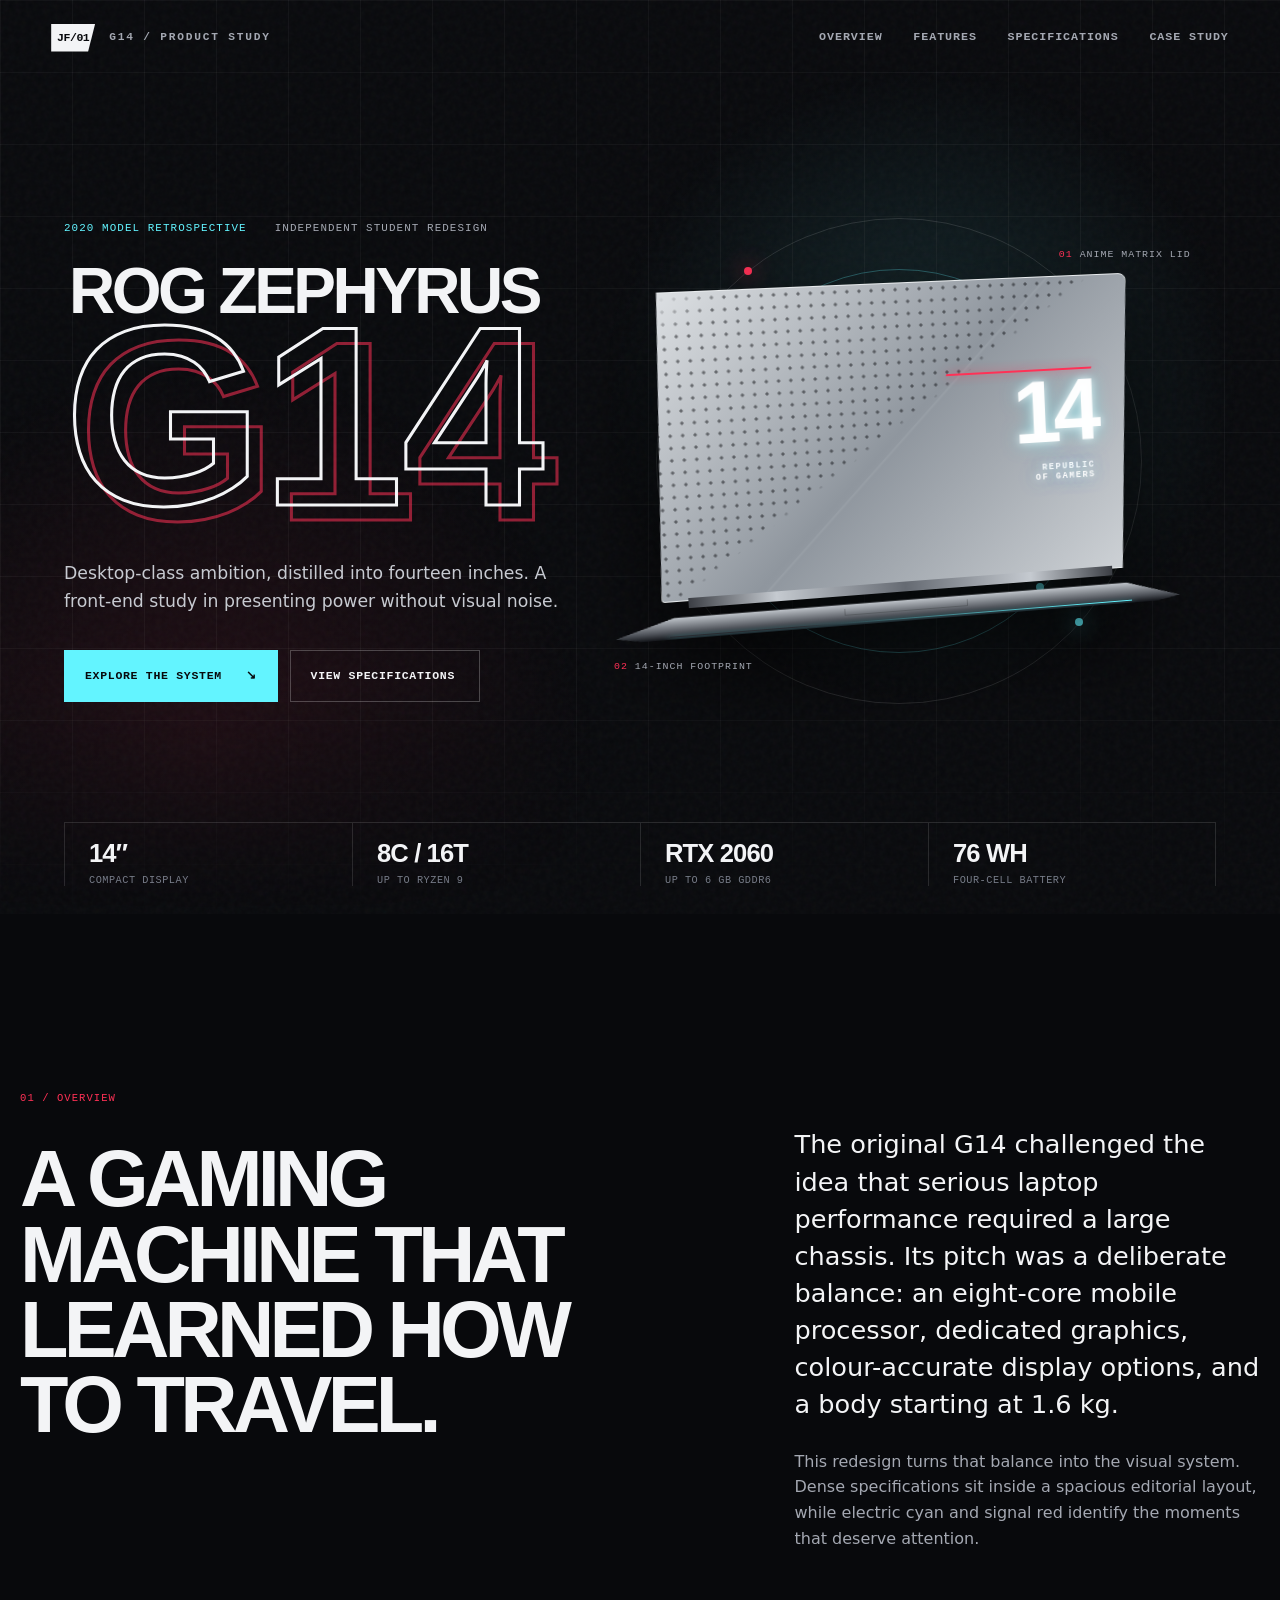
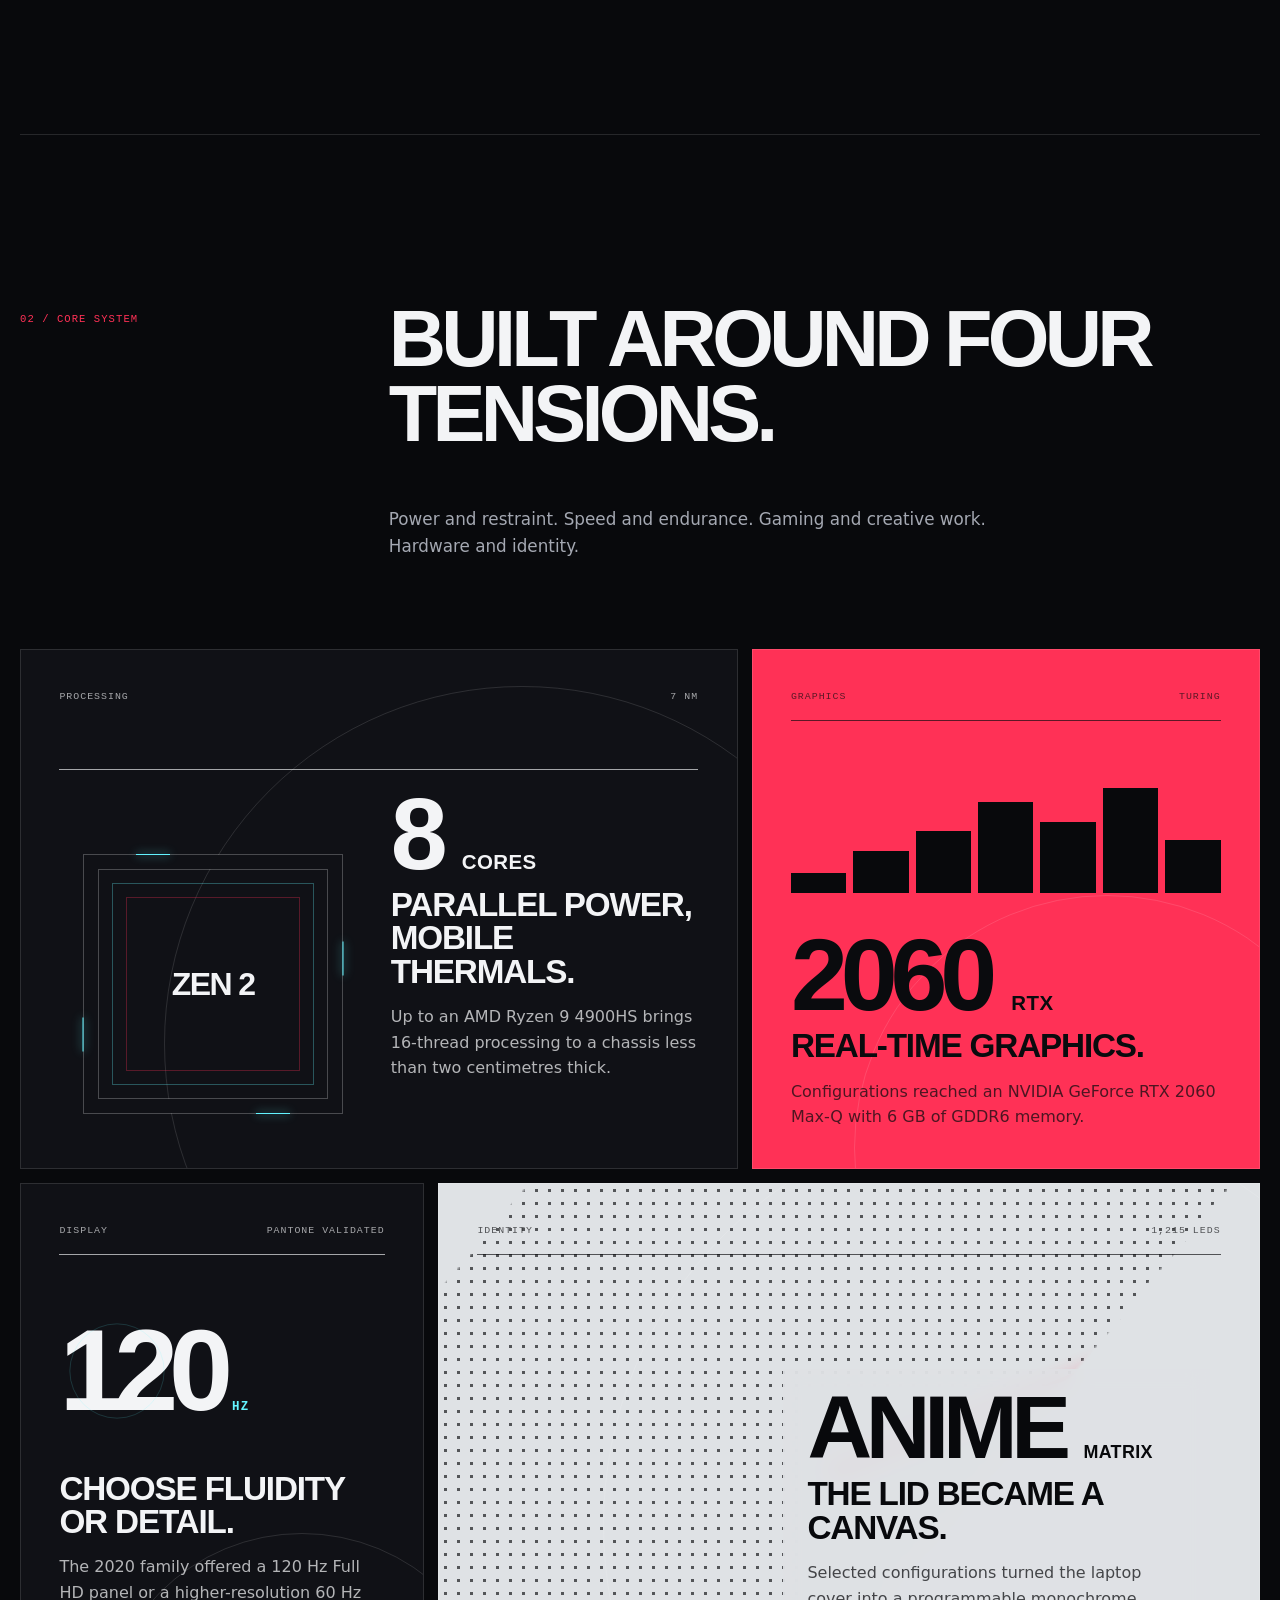
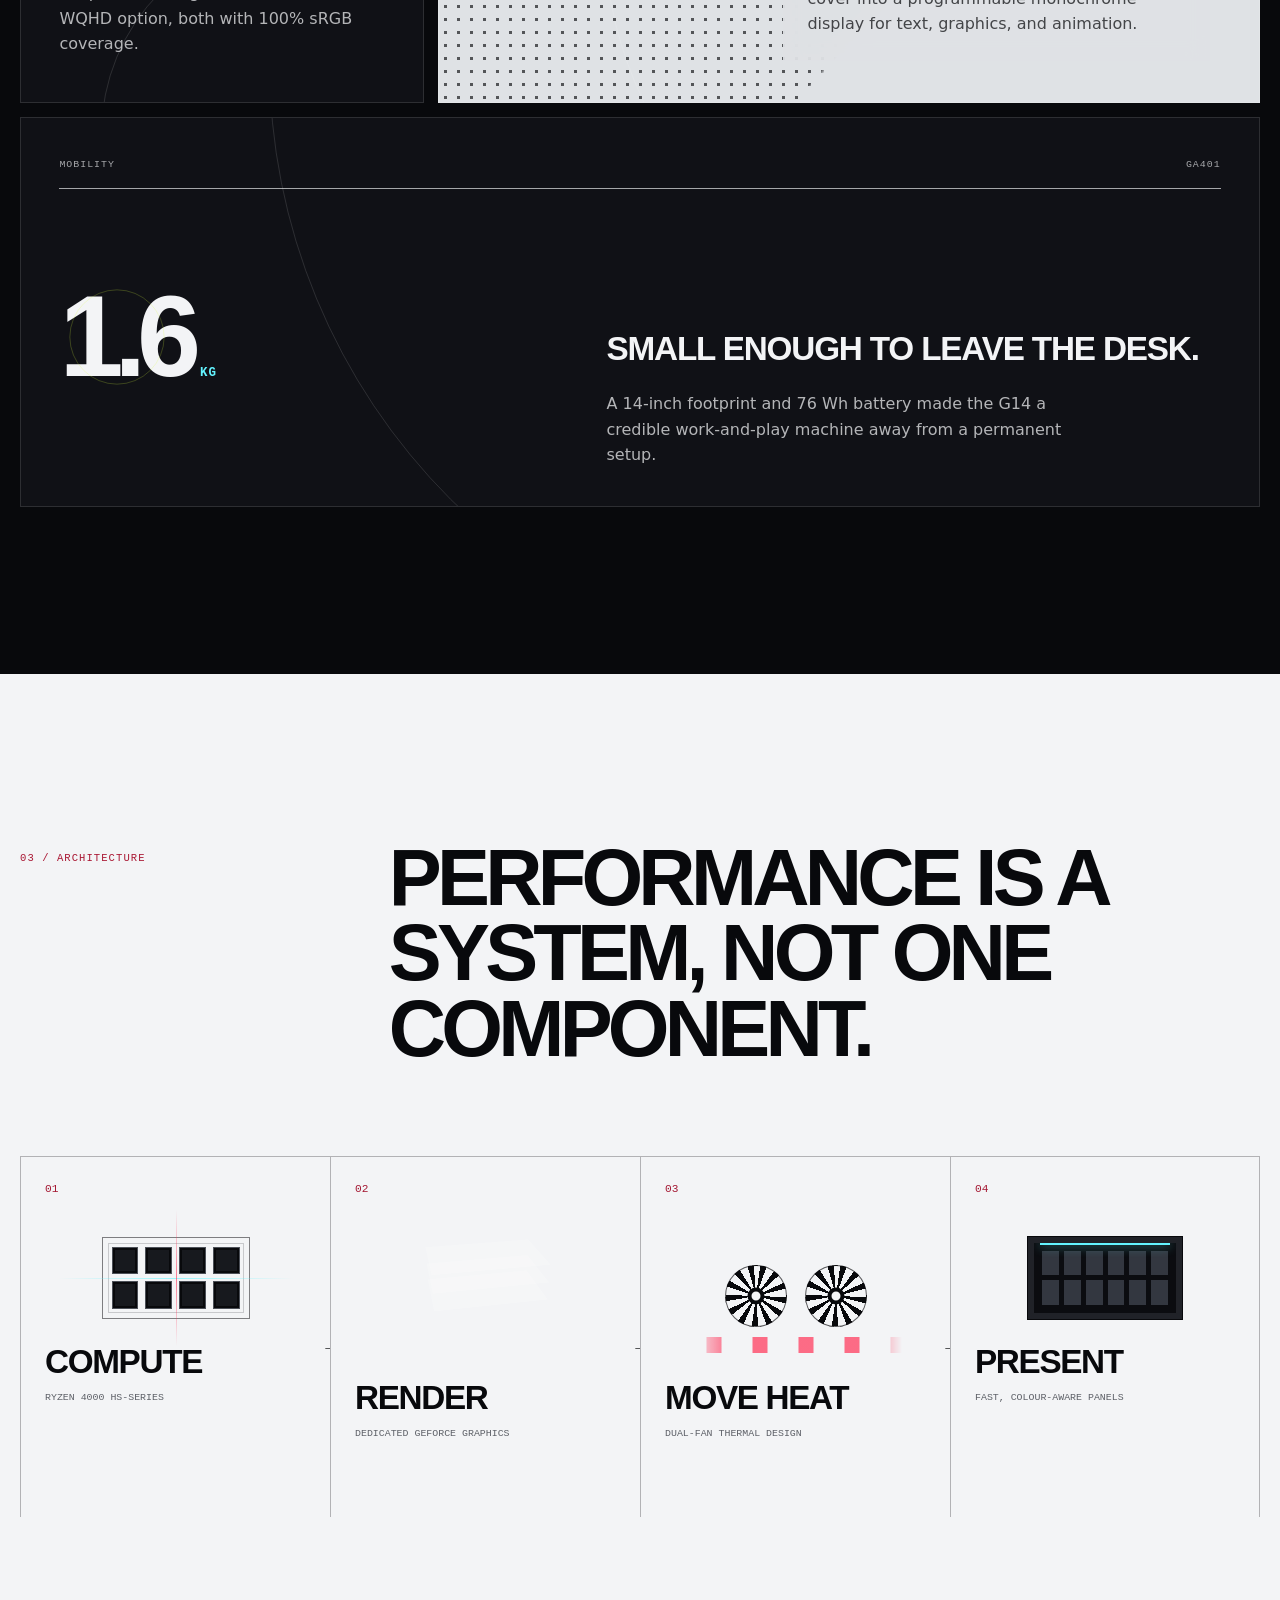
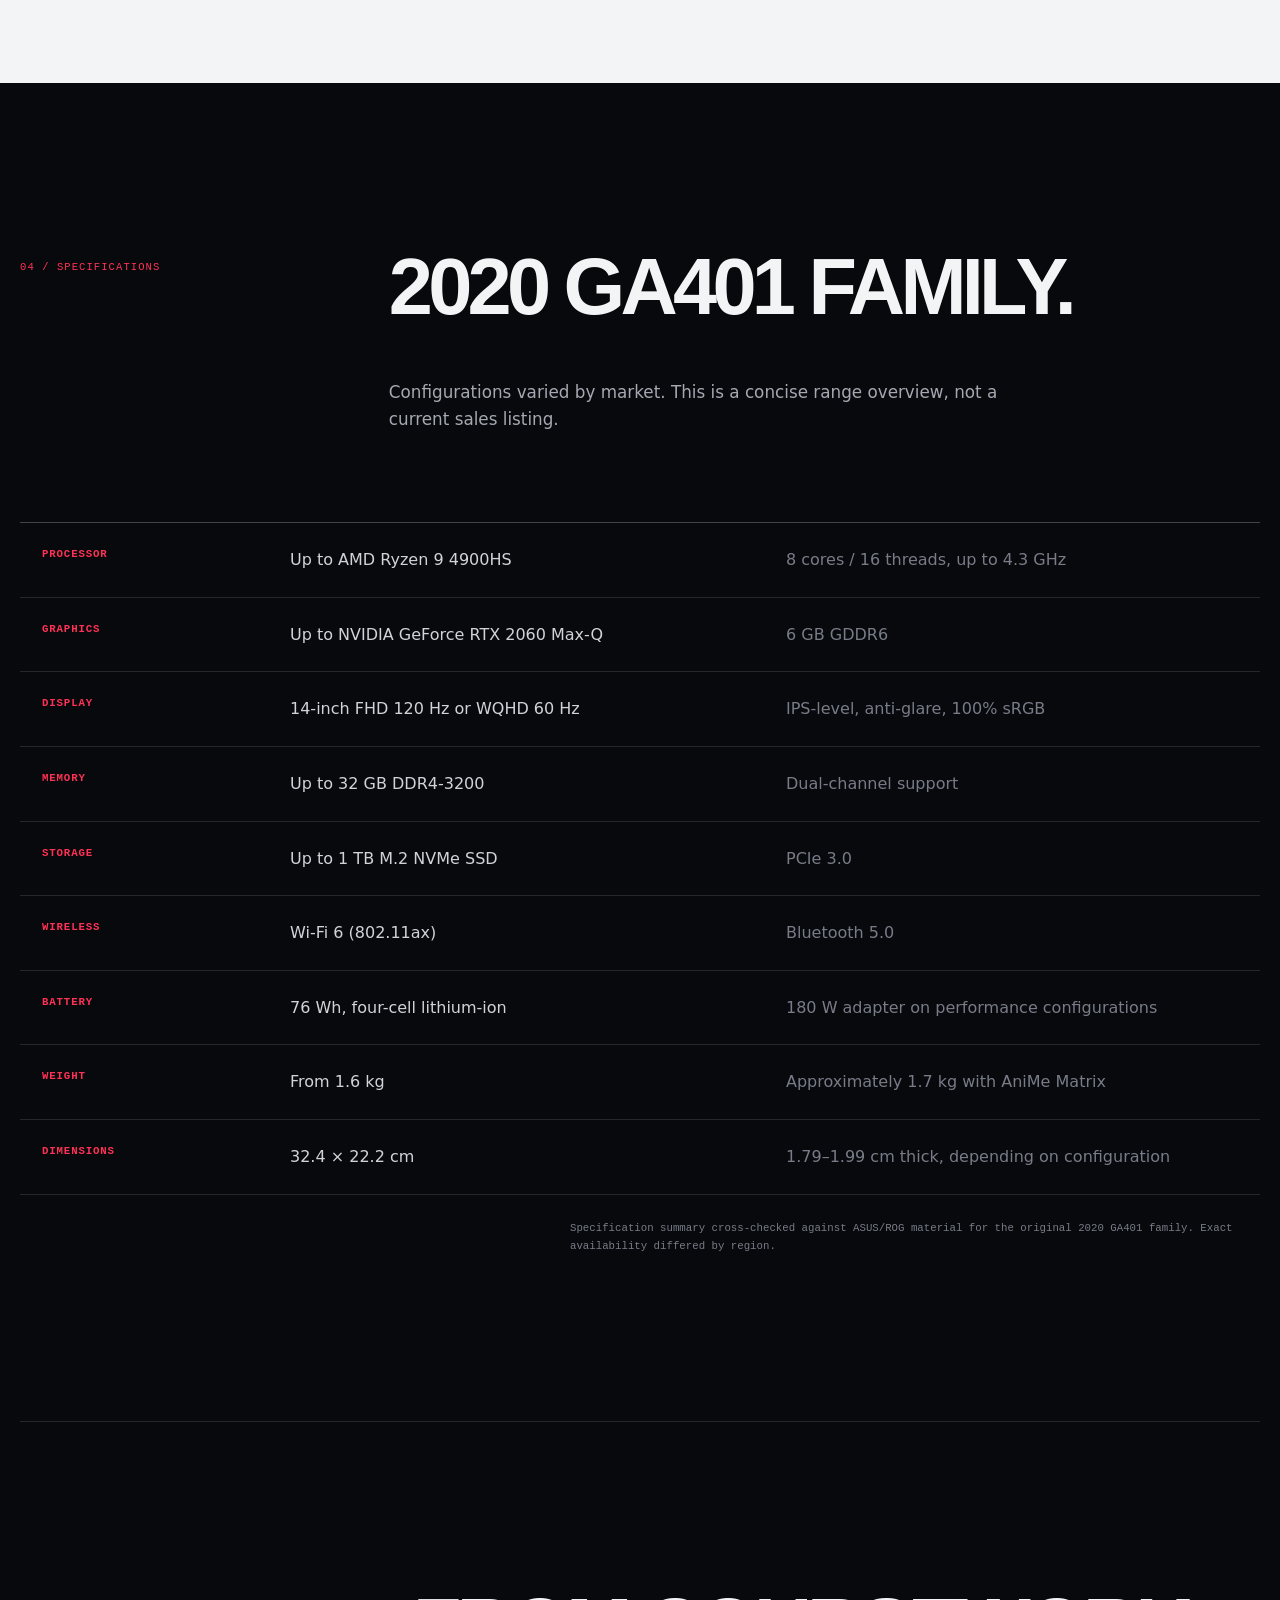
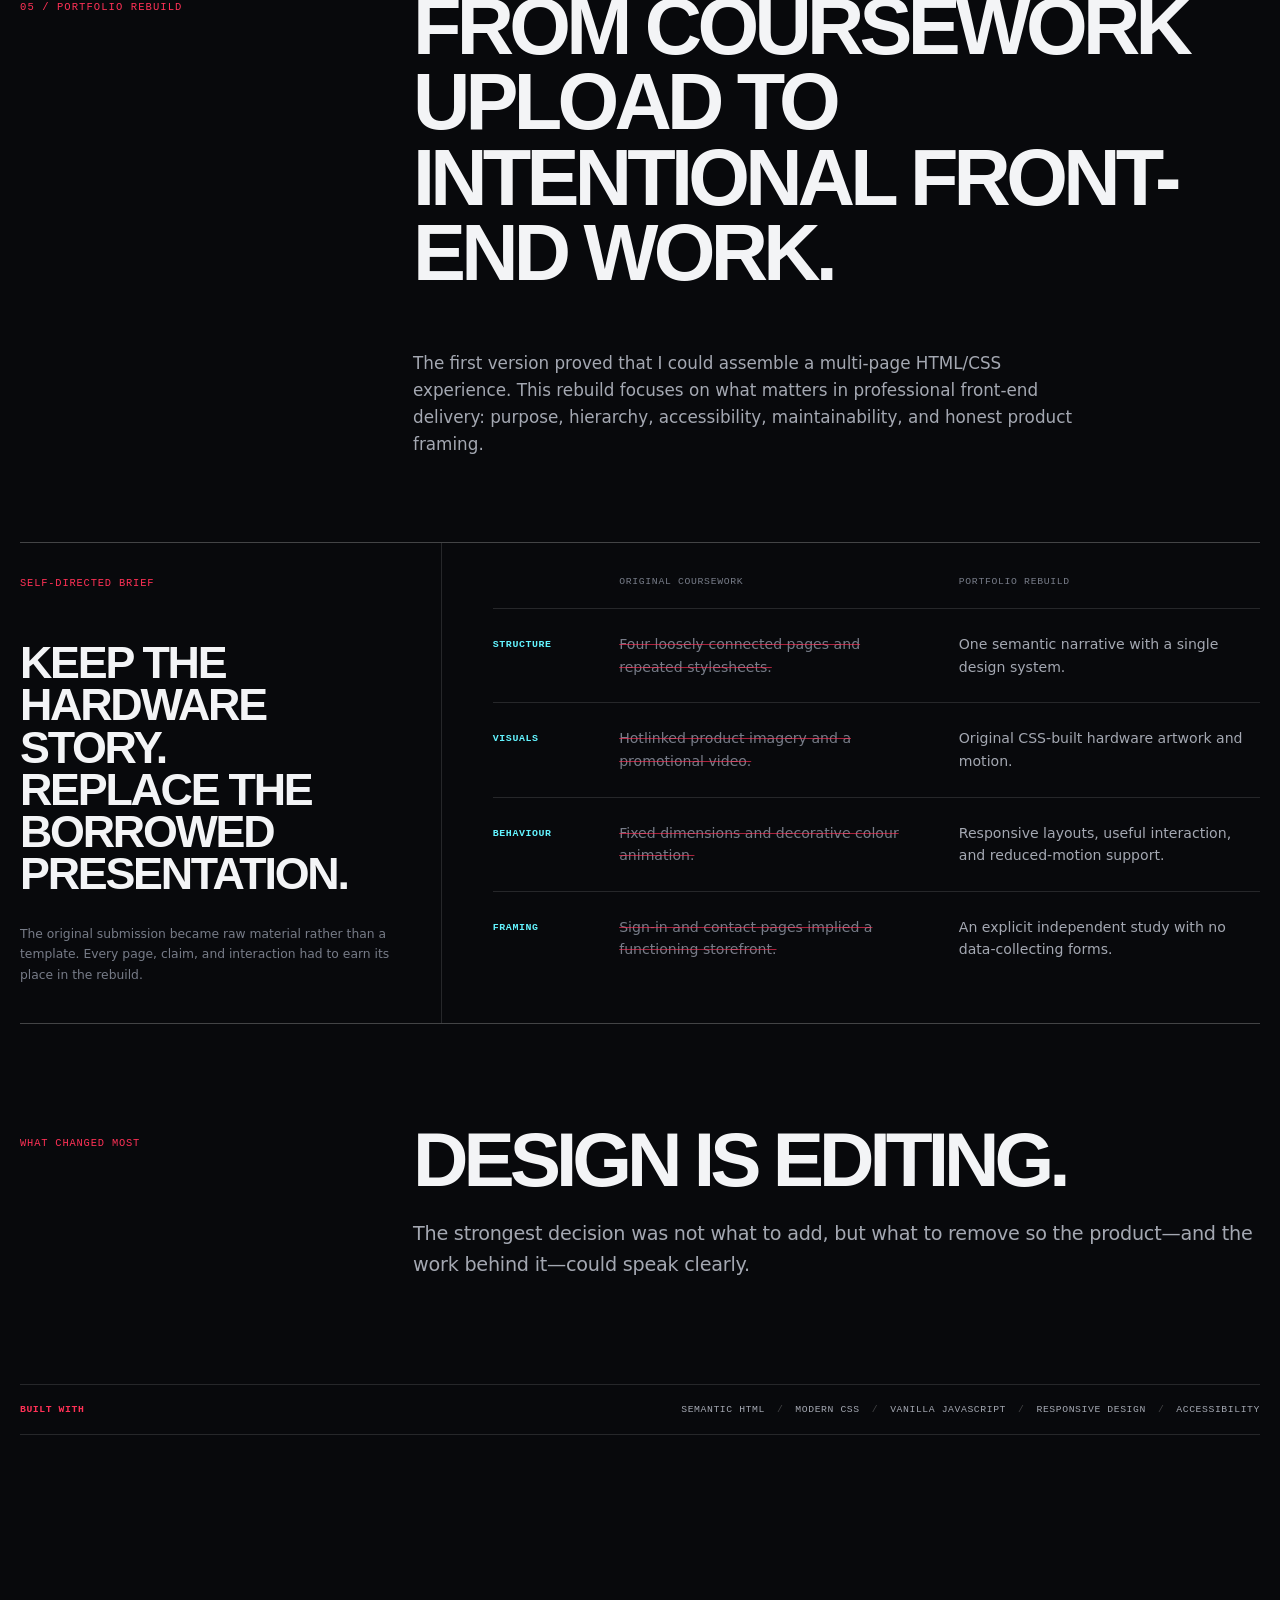
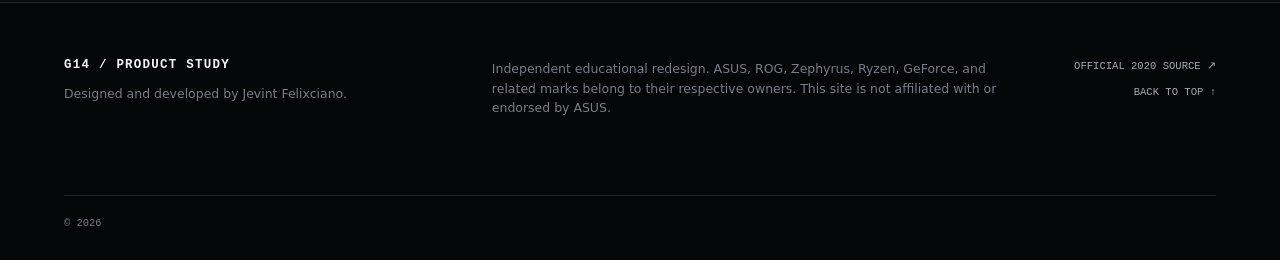
<file: index.html>
<!doctype html>
<html lang="en">
<head>
  <meta charset="utf-8">
  <meta name="viewport" content="width=device-width, initial-scale=1">
  <meta name="description" content="An independent front-end product study of the 2020 ROG Zephyrus G14, designed and developed by Jevint Felixciano.">
  <meta name="theme-color" content="#08090c">
  <title>Zephyrus G14 — 2020 Product Study</title>
  <link rel="stylesheet" href="styles.css">
  <script src="script.js" defer></script>
</head>
<body>
  <a class="skip-link" href="#main-content">Skip to content</a>
  <div class="scroll-progress" aria-hidden="true"><span></span></div>

  <header class="site-header" data-header>
    <a class="brand" href="#top" aria-label="Zephyrus G14 product study home">
      <span class="brand__mark" aria-hidden="true">JF/01</span>
      <span class="brand__name">G14 / PRODUCT STUDY</span>
    </a>

    <button class="menu-toggle" type="button" aria-expanded="false" aria-controls="primary-navigation">
      <span class="sr-only">Toggle navigation</span>
      <span aria-hidden="true"></span>
      <span aria-hidden="true"></span>
    </button>

    <nav id="primary-navigation" class="primary-nav" aria-label="Primary navigation">
      <a href="#overview">Overview</a>
      <a href="#features">Features</a>
      <a href="#specifications">Specifications</a>
      <a href="#case-study">Case study</a>
    </nav>
  </header>

  <main id="main-content">
    <section id="top" class="hero" aria-labelledby="hero-title">
      <div class="hero__noise" aria-hidden="true"></div>
      <div class="hero__grid" aria-hidden="true"></div>

      <div class="hero__content reveal">
        <p class="eyebrow"><span>2020 model retrospective</span><span>Independent student redesign</span></p>
        <h1 id="hero-title">
          <span class="hero__kicker">ROG Zephyrus</span>
          <span class="hero__title">G14</span>
        </h1>
        <p class="hero__lede">Desktop-class ambition, distilled into fourteen inches. A front-end study in presenting power without visual noise.</p>
        <div class="hero__actions">
          <a class="button button--primary" href="#features">Explore the system <span aria-hidden="true">↘</span></a>
          <a class="button button--ghost" href="#specifications">View specifications</a>
        </div>
      </div>

      <div class="hero__visual reveal" data-device-scene>
        <div class="orbit orbit--one" aria-hidden="true"></div>
        <div class="orbit orbit--two" aria-hidden="true"></div>
        <div class="device" role="img" aria-label="Abstract illustration of an open Zephyrus G14 laptop with an illuminated dot-matrix lid">
          <div class="device__lid">
            <div class="matrix" aria-hidden="true">
              <span class="matrix__slash"></span>
              <strong>14</strong>
              <small>REPUBLIC<br>OF GAMERS</small>
            </div>
          </div>
          <div class="device__hinge" aria-hidden="true"></div>
          <div class="device__base" aria-hidden="true"><span></span></div>
        </div>
        <p class="visual-note visual-note--top"><span>01</span> AniMe Matrix lid</p>
        <p class="visual-note visual-note--bottom"><span>02</span> 14-inch footprint</p>
      </div>

      <dl class="hero__metrics reveal" aria-label="Product highlights">
        <div><dt>14″</dt><dd>compact display</dd></div>
        <div><dt>8C / 16T</dt><dd>up to Ryzen 9</dd></div>
        <div><dt>RTX 2060</dt><dd>up to 6 GB GDDR6</dd></div>
        <div><dt>76 Wh</dt><dd>four-cell battery</dd></div>
      </dl>
    </section>

    <section id="overview" class="section overview" aria-labelledby="overview-title">
      <div class="section-heading reveal">
        <p class="section-index">01 / Overview</p>
        <h2 id="overview-title">A gaming machine that learned how to travel.</h2>
      </div>
      <div class="overview__copy reveal">
        <p class="lead">The original G14 challenged the idea that serious laptop performance required a large chassis. Its pitch was a deliberate balance: an eight-core mobile processor, dedicated graphics, colour-accurate display options, and a body starting at 1.6 kg.</p>
        <p>This redesign turns that balance into the visual system. Dense specifications sit inside a spacious editorial layout, while electric cyan and signal red identify the moments that deserve attention.</p>
      </div>
    </section>

    <section id="features" class="section features" aria-labelledby="features-title">
      <div class="section-heading reveal">
        <p class="section-index">02 / Core system</p>
        <h2 id="features-title">Built around four tensions.</h2>
        <p>Power and restraint. Speed and endurance. Gaming and creative work. Hardware and identity.</p>
      </div>

      <div class="feature-grid">
        <article class="feature-card feature-card--performance reveal">
          <div class="feature-card__topline"><span>Processing</span><span>7 nm</span></div>
          <div class="processor-visual" aria-hidden="true">
            <span>ZEN 2</span>
            <i></i><i></i><i></i><i></i>
          </div>
          <div>
            <p class="feature-card__number">8 <small>cores</small></p>
            <h3>Parallel power, mobile thermals.</h3>
            <p>Up to an AMD Ryzen 9 4900HS brings 16-thread processing to a chassis less than two centimetres thick.</p>
          </div>
        </article>

        <article class="feature-card feature-card--graphics reveal">
          <div class="feature-card__topline"><span>Graphics</span><span>Turing</span></div>
          <div class="signal-bars" aria-hidden="true"><i></i><i></i><i></i><i></i><i></i><i></i><i></i></div>
          <p class="feature-card__number">2060 <small>RTX</small></p>
          <h3>Real-time graphics.</h3>
          <p>Configurations reached an NVIDIA GeForce RTX 2060 Max-Q with 6 GB of GDDR6 memory.</p>
        </article>

        <article class="feature-card feature-card--display reveal">
          <div class="feature-card__topline"><span>Display</span><span>Pantone validated</span></div>
          <div class="refresh-visual" aria-hidden="true"><span>120</span><small>HZ</small></div>
          <h3>Choose fluidity or detail.</h3>
          <p>The 2020 family offered a 120 Hz Full HD panel or a higher-resolution 60 Hz WQHD option, both with 100% sRGB coverage.</p>
        </article>

        <article class="feature-card feature-card--matrix reveal">
          <div class="feature-card__topline"><span>Identity</span><span>1,215 LEDs</span></div>
          <div class="dot-field" aria-hidden="true"></div>
          <div class="feature-card__matrix-copy">
            <p class="feature-card__number">AniMe <small>Matrix</small></p>
            <h3>The lid became a canvas.</h3>
            <p>Selected configurations turned the laptop cover into a programmable monochrome display for text, graphics, and animation.</p>
          </div>
        </article>

        <article class="feature-card feature-card--mobility reveal">
          <div class="feature-card__topline"><span>Mobility</span><span>GA401</span></div>
          <div class="weight-visual" aria-hidden="true"><span>1.6</span><small>KG</small></div>
          <h3>Small enough to leave the desk.</h3>
          <p>A 14-inch footprint and 76 Wh battery made the G14 a credible work-and-play machine away from a permanent setup.</p>
        </article>
      </div>
    </section>

    <section class="section architecture" aria-labelledby="architecture-title">
      <div class="section-heading reveal">
        <p class="section-index">03 / Architecture</p>
        <h2 id="architecture-title">Performance is a system, not one component.</h2>
      </div>

      <ol class="system-flow reveal">
        <li>
          <span>01</span>
          <div class="system-visual system-visual--compute" aria-hidden="true">
            <i></i><i></i><i></i><i></i><i></i><i></i><i></i><i></i>
          </div>
          <strong>Compute</strong>
          <small>Ryzen 4000 HS-series</small>
        </li>
        <li>
          <span>02</span>
          <div class="system-visual system-visual--render" aria-hidden="true">
            <i></i><i></i><i></i><b></b>
          </div>
          <strong>Render</strong>
          <small>Dedicated GeForce graphics</small>
        </li>
        <li>
          <span>03</span>
          <div class="system-visual system-visual--thermal" aria-hidden="true">
            <i></i><i></i><b></b>
          </div>
          <strong>Move heat</strong>
          <small>Dual-fan thermal design</small>
        </li>
        <li>
          <span>04</span>
          <div class="system-visual system-visual--display" aria-hidden="true">
            <i></i><i></i><i></i><i></i><i></i><i></i>
            <i></i><i></i><i></i><i></i><i></i><i></i>
          </div>
          <strong>Present</strong>
          <small>Fast, colour-aware panels</small>
        </li>
      </ol>
    </section>

    <section id="specifications" class="section specifications" aria-labelledby="specifications-title">
      <div class="section-heading reveal">
        <p class="section-index">04 / Specifications</p>
        <h2 id="specifications-title">2020 GA401 family.</h2>
        <p>Configurations varied by market. This is a concise range overview, not a current sales listing.</p>
      </div>

      <div class="spec-table-wrap reveal" tabindex="0" role="region" aria-label="Scrollable product specification table">
        <table>
          <tbody>
            <tr><th scope="row">Processor</th><td>Up to AMD Ryzen 9 4900HS</td><td>8 cores / 16 threads, up to 4.3 GHz</td></tr>
            <tr><th scope="row">Graphics</th><td>Up to NVIDIA GeForce RTX 2060 Max-Q</td><td>6 GB GDDR6</td></tr>
            <tr><th scope="row">Display</th><td>14-inch FHD 120 Hz or WQHD 60 Hz</td><td>IPS-level, anti-glare, 100% sRGB</td></tr>
            <tr><th scope="row">Memory</th><td>Up to 32 GB DDR4-3200</td><td>Dual-channel support</td></tr>
            <tr><th scope="row">Storage</th><td>Up to 1 TB M.2 NVMe SSD</td><td>PCIe 3.0</td></tr>
            <tr><th scope="row">Wireless</th><td>Wi-Fi 6 (802.11ax)</td><td>Bluetooth 5.0</td></tr>
            <tr><th scope="row">Battery</th><td>76 Wh, four-cell lithium-ion</td><td>180 W adapter on performance configurations</td></tr>
            <tr><th scope="row">Weight</th><td>From 1.6 kg</td><td>Approximately 1.7 kg with AniMe Matrix</td></tr>
            <tr><th scope="row">Dimensions</th><td>32.4 × 22.2 cm</td><td>1.79–1.99 cm thick, depending on configuration</td></tr>
          </tbody>
        </table>
      </div>
      <p class="source-note reveal">Specification summary cross-checked against ASUS/ROG material for the original 2020 GA401 family. Exact availability differed by region.</p>
    </section>

    <section id="case-study" class="section case-study" aria-labelledby="case-study-title">
      <div class="case-study__intro reveal">
        <p class="section-index">05 / Portfolio rebuild</p>
        <h2 id="case-study-title">From coursework upload to intentional front-end work.</h2>
        <p>The first version proved that I could assemble a multi-page HTML/CSS experience. This rebuild focuses on what matters in professional front-end delivery: purpose, hierarchy, accessibility, maintainability, and honest product framing.</p>
      </div>

      <div class="case-study__record">
        <aside class="case-study__brief reveal">
          <span>Self-directed brief</span>
          <p>Keep the hardware story.<br>Replace the borrowed presentation.</p>
          <small>The original submission became raw material rather than a template. Every page, claim, and interaction had to earn its place in the rebuild.</small>
        </aside>

        <div class="case-study__ledger reveal" role="group" aria-label="Original coursework compared with the portfolio rebuild">
          <div class="case-study__ledger-head" aria-hidden="true">
            <span>Original coursework</span>
            <span>Portfolio rebuild</span>
          </div>
          <div class="case-study__row">
            <strong>Structure</strong>
            <p><small>Original</small>Four loosely connected pages and repeated stylesheets.</p>
            <p><small>Rebuild</small>One semantic narrative with a single design system.</p>
          </div>
          <div class="case-study__row">
            <strong>Visuals</strong>
            <p><small>Original</small>Hotlinked product imagery and a promotional video.</p>
            <p><small>Rebuild</small>Original CSS-built hardware artwork and motion.</p>
          </div>
          <div class="case-study__row">
            <strong>Behaviour</strong>
            <p><small>Original</small>Fixed dimensions and decorative colour animation.</p>
            <p><small>Rebuild</small>Responsive layouts, useful interaction, and reduced-motion support.</p>
          </div>
          <div class="case-study__row">
            <strong>Framing</strong>
            <p><small>Original</small>Sign-in and contact pages implied a functioning storefront.</p>
            <p><small>Rebuild</small>An explicit independent study with no data-collecting forms.</p>
          </div>
        </div>
      </div>

      <div class="case-study__closing reveal">
        <p>What changed most</p>
        <p><strong>Design is editing.</strong> The strongest decision was not what to add, but what to remove so the product—and the work behind it—could speak clearly.</p>
      </div>

      <div class="case-study__stack reveal" role="list" aria-label="Technology used">
        <b>Built with</b><span role="listitem">Semantic HTML</span><span role="listitem">Modern CSS</span><span role="listitem">Vanilla JavaScript</span><span role="listitem">Responsive design</span><span role="listitem">Accessibility</span>
      </div>
    </section>
  </main>

  <footer class="site-footer">
    <div>
      <p class="site-footer__title">G14 / PRODUCT STUDY</p>
      <p>Designed and developed by Jevint Felixciano.</p>
    </div>
    <p class="site-footer__legal">Independent educational redesign. ASUS, ROG, Zephyrus, Ryzen, GeForce, and related marks belong to their respective owners. This site is not affiliated with or endorsed by ASUS.</p>
    <div class="site-footer__links">
      <a href="https://rog.asus.com/articles/hands-on/hands-on-the-14-rog-zephyrus-g14-games-as-well-as-it-travels/" rel="noreferrer">Official 2020 source <span aria-hidden="true">↗</span></a>
      <a href="#top">Back to top <span aria-hidden="true">↑</span></a>
    </div>
    <p class="site-footer__year">© <span data-year>2026</span></p>
  </footer>
</body>
</html>
</file>
<file: styles.css>
:root {
  --ink: #f3f4f6;
  --muted: #a4a8b2;
  --dim: #777c88;
  --canvas: #08090c;
  --surface: #101116;
  --surface-2: #15171d;
  --line: rgba(255, 255, 255, 0.12);
  --line-strong: rgba(255, 255, 255, 0.24);
  --red: #ff3156;
  --cyan: #63f4ff;
  --acid: #d8ff3e;
  --max-width: 1240px;
  --header-height: 76px;
  --display: "Arial Narrow", "Roboto Condensed", "Helvetica Neue", Arial, sans-serif;
  --body: Inter, ui-sans-serif, system-ui, -apple-system, BlinkMacSystemFont, "Segoe UI", sans-serif;
  --mono: "SFMono-Regular", Consolas, "Liberation Mono", monospace;
}

*,
*::before,
*::after {
  box-sizing: border-box;
}

html {
  scroll-behavior: smooth;
  scroll-padding-top: calc(var(--header-height) + 24px);
}

body {
  min-width: 320px;
  margin: 0;
  color: var(--ink);
  background: var(--canvas);
  font-family: var(--body);
  line-height: 1.6;
  overflow-x: hidden;
}

body::selection {
  color: #050608;
  background: var(--cyan);
}

a {
  color: inherit;
}

button,
a {
  -webkit-tap-highlight-color: transparent;
}

button {
  font: inherit;
}

.sr-only {
  position: absolute;
  width: 1px;
  height: 1px;
  padding: 0;
  margin: -1px;
  overflow: hidden;
  clip: rect(0, 0, 0, 0);
  white-space: nowrap;
  border: 0;
}

.skip-link {
  position: fixed;
  top: 12px;
  left: 12px;
  z-index: 1000;
  padding: 10px 14px;
  color: #07080b;
  background: var(--cyan);
  font-weight: 800;
  transform: translateY(-160%);
}

.skip-link:focus {
  transform: translateY(0);
}

:focus-visible {
  outline: 2px solid var(--cyan);
  outline-offset: 4px;
}

.scroll-progress {
  position: fixed;
  inset: 0 0 auto;
  z-index: 200;
  height: 2px;
  pointer-events: none;
}

.scroll-progress span {
  display: block;
  width: 100%;
  height: 100%;
  background: linear-gradient(90deg, var(--red), var(--cyan));
  transform: scaleX(0);
  transform-origin: left;
}

.site-header {
  position: fixed;
  inset: 0 0 auto;
  z-index: 100;
  display: flex;
  align-items: center;
  justify-content: space-between;
  height: var(--header-height);
  padding: 0 clamp(20px, 4vw, 64px);
  border-bottom: 1px solid transparent;
  transition: background-color 180ms ease, border-color 180ms ease, backdrop-filter 180ms ease;
}

.site-header.is-scrolled {
  background: rgba(8, 9, 12, 0.82);
  border-color: var(--line);
  backdrop-filter: blur(18px);
}

.brand {
  display: inline-flex;
  align-items: center;
  gap: 14px;
  text-decoration: none;
}

.brand__mark {
  display: grid;
  place-items: center;
  width: 44px;
  height: 28px;
  color: #08090c;
  background: var(--ink);
  font: 800 0.72rem/1 var(--mono);
  letter-spacing: -0.04em;
  clip-path: polygon(0 0, 100% 0, 84% 100%, 0 100%);
}

.brand__name {
  color: var(--muted);
  font: 700 0.7rem/1 var(--mono);
  letter-spacing: 0.16em;
}

.primary-nav {
  display: flex;
  align-items: center;
  gap: clamp(18px, 2.4vw, 38px);
}

.primary-nav a {
  position: relative;
  color: var(--muted);
  font: 700 0.73rem/1 var(--mono);
  letter-spacing: 0.08em;
  text-decoration: none;
  text-transform: uppercase;
  transition: color 150ms ease;
}

.primary-nav a::after {
  content: "";
  position: absolute;
  right: 0;
  bottom: -8px;
  left: 0;
  height: 1px;
  background: var(--cyan);
  transform: scaleX(0);
  transform-origin: right;
  transition: transform 180ms ease;
}

.primary-nav a:hover,
.primary-nav a[aria-current="true"] {
  color: var(--ink);
}

.primary-nav a:hover::after,
.primary-nav a[aria-current="true"]::after {
  transform: scaleX(1);
  transform-origin: left;
}

.menu-toggle {
  display: none;
  width: 44px;
  height: 44px;
  padding: 11px 8px;
  color: var(--ink);
  background: transparent;
  border: 1px solid var(--line);
  cursor: pointer;
}

.menu-toggle > span:not(.sr-only) {
  display: block;
  width: 100%;
  height: 1px;
  margin: 6px 0;
  background: currentColor;
  transition: transform 180ms ease;
}

.hero {
  position: relative;
  display: grid;
  grid-template-columns: minmax(0, 0.9fr) minmax(420px, 1.1fr);
  align-items: center;
  min-height: 100svh;
  padding: calc(var(--header-height) + 70px) clamp(20px, 5vw, 80px) 138px;
  isolation: isolate;
  overflow: hidden;
}

.hero__noise {
  position: absolute;
  inset: 0;
  z-index: -1;
  opacity: 0.24;
  background-image: url("data:image/svg+xml,%3Csvg viewBox='0 0 180 180' xmlns='http://www.w3.org/2000/svg'%3E%3Cfilter id='n'%3E%3CfeTurbulence type='fractalNoise' baseFrequency='.9' numOctaves='3' stitchTiles='stitch'/%3E%3C/filter%3E%3Crect width='100%25' height='100%25' filter='url(%23n)' opacity='.16'/%3E%3C/svg%3E");
  pointer-events: none;
}

.hero__grid {
  position: absolute;
  inset: 0;
  z-index: -2;
  background-image:
    linear-gradient(rgba(255, 255, 255, 0.038) 1px, transparent 1px),
    linear-gradient(90deg, rgba(255, 255, 255, 0.038) 1px, transparent 1px),
    radial-gradient(circle at 72% 42%, rgba(99, 244, 255, 0.13), transparent 30%),
    radial-gradient(circle at 16% 82%, rgba(255, 49, 86, 0.1), transparent 30%);
  background-size: 72px 72px, 72px 72px, 100% 100%, 100% 100%;
  mask-image: linear-gradient(to bottom, #000 75%, transparent);
  animation: grid-breathe 8s ease-in-out infinite;
}

@keyframes grid-breathe {
  0%, 100% { opacity: 0.72; filter: saturate(0.85); }
  50% { opacity: 1; filter: saturate(1.25); }
}

.hero__content {
  position: relative;
  z-index: 2;
  max-width: 660px;
}

.eyebrow,
.section-index,
.feature-card__topline,
.visual-note {
  font-family: var(--mono);
  text-transform: uppercase;
  letter-spacing: 0.1em;
}

.eyebrow {
  display: flex;
  gap: 14px 28px;
  flex-wrap: wrap;
  margin: 0 0 30px;
  color: var(--muted);
  font-size: 0.68rem;
}

.eyebrow span:first-child {
  color: var(--cyan);
}

.hero h1 {
  margin: 0;
  font-family: var(--display);
  font-weight: 900;
  font-stretch: condensed;
  letter-spacing: -0.075em;
  line-height: 0.72;
  text-transform: uppercase;
}

.hero__kicker {
  display: block;
  margin-left: 0.08em;
  font-size: clamp(2.1rem, 5vw, 5rem);
  letter-spacing: -0.055em;
}

.hero__title {
  display: block;
  color: transparent;
  font-size: clamp(8rem, 20vw, 19rem);
  line-height: 0.8;
  -webkit-text-stroke: clamp(2px, 0.24vw, 4px) var(--ink);
  filter: drop-shadow(14px 15px 0 rgba(255, 49, 86, 0.55));
}

.hero__lede {
  max-width: 570px;
  margin: 42px 0 0;
  color: #c7cad1;
  font-size: clamp(1rem, 1.35vw, 1.28rem);
}

.hero__actions {
  display: flex;
  gap: 12px;
  flex-wrap: wrap;
  margin-top: 34px;
}

.button {
  display: inline-flex;
  align-items: center;
  justify-content: space-between;
  gap: 24px;
  min-width: 190px;
  min-height: 52px;
  padding: 0 20px;
  border: 1px solid var(--line-strong);
  font: 800 0.72rem/1 var(--mono);
  letter-spacing: 0.06em;
  text-decoration: none;
  text-transform: uppercase;
  transition: color 160ms ease, background-color 160ms ease, border-color 160ms ease, transform 160ms ease;
}

.button:hover {
  transform: translateY(-3px);
}

.button--primary {
  color: #08090c;
  background: var(--cyan);
  border-color: var(--cyan);
}

.button--primary:hover {
  background: #fff;
  border-color: #fff;
}

.button--ghost:hover {
  color: #08090c;
  background: var(--ink);
  border-color: var(--ink);
}

.hero__visual {
  --rx: -4deg;
  --ry: 8deg;
  position: relative;
  z-index: 1;
  display: grid;
  place-items: center;
  min-height: 630px;
  perspective: 1200px;
}

.orbit {
  position: absolute;
  border: 1px solid var(--line);
  border-radius: 50%;
}

.orbit--one {
  width: min(38vw, 570px);
  aspect-ratio: 1;
  animation: orbit 18s linear infinite;
}

.orbit--two {
  width: min(30vw, 430px);
  aspect-ratio: 1;
  border-color: rgba(99, 244, 255, 0.3);
  animation: orbit 12s linear infinite reverse;
}

.orbit::before,
.orbit::after {
  content: "";
  position: absolute;
  width: 8px;
  height: 8px;
  background: var(--red);
  border-radius: 50%;
  box-shadow: 0 0 22px var(--red);
}

.orbit::before {
  top: 10%;
  left: 18%;
}

.orbit::after {
  right: 12%;
  bottom: 16%;
  background: var(--cyan);
  box-shadow: 0 0 22px var(--cyan);
}

@keyframes orbit {
  to { transform: rotate(360deg); }
}

.device {
  position: relative;
  width: min(45vw, 620px);
  transform: rotateX(var(--rx)) rotateY(var(--ry)) rotateZ(-3deg);
  transform-style: preserve-3d;
  transition: transform 180ms ease-out;
  filter: drop-shadow(0 42px 45px rgba(0, 0, 0, 0.7));
}

.device__lid {
  position: relative;
  width: 84%;
  aspect-ratio: 16 / 10;
  margin: 0 auto;
  overflow: hidden;
  background:
    linear-gradient(135deg, transparent 51%, rgba(255, 255, 255, 0.08) 51.2%, transparent 51.6%),
    linear-gradient(135deg, #dfe2e5, #8f969e 50%, #cfd3d7);
  border: 1px solid #e8ebed;
  border-radius: 8px 8px 3px 3px;
  clip-path: polygon(3% 0, 100% 0, 97% 100%, 0 100%);
  transform: translateZ(40px);
}

.device__lid::after {
  content: "";
  position: absolute;
  inset: 0;
  background-image: radial-gradient(circle, rgba(8, 9, 12, 0.88) 0 1.4px, transparent 1.8px);
  background-size: 12px 12px;
  opacity: 0.55;
  mask-image: linear-gradient(145deg, transparent 2%, #000 10%, #000 48%, transparent 49%);
}

.matrix {
  position: absolute;
  inset: 0 0 0 51%;
  z-index: 1;
  display: flex;
  flex-direction: column;
  align-items: flex-end;
  justify-content: center;
  padding-right: 8%;
  color: rgba(255, 255, 255, 0.96);
  text-align: right;
  text-shadow: 0 0 8px rgba(255, 255, 255, 0.72), 0 0 18px rgba(99, 244, 255, 0.5);
}

.matrix__slash {
  width: 76%;
  height: 2px;
  background: var(--red);
  box-shadow: 0 0 9px rgba(255, 49, 86, 0.75);
  transform: skewX(-28deg);
}

.matrix strong {
  font: 900 clamp(3.4rem, 7vw, 7.2rem)/0.92 var(--display);
  letter-spacing: -0.09em;
}

.matrix small {
  margin-top: 10px;
  font: 700 clamp(0.42rem, 0.7vw, 0.7rem)/1.2 var(--mono);
  letter-spacing: 0.18em;
}

.device__hinge {
  width: 75%;
  height: 10px;
  margin: -3px auto 0;
  background: linear-gradient(90deg, #3b3e44, #c5cad0 20%, #656a72 50%, #c5cad0 80%, #3b3e44);
  transform: translateZ(20px);
}

.device__base {
  position: relative;
  width: 100%;
  height: 50px;
  margin-top: -5px;
  background: linear-gradient(180deg, #bfc4ca, #4d5158 70%, #16181d);
  clip-path: polygon(10% 0, 90% 0, 100% 80%, 96% 100%, 4% 100%, 0 80%);
  transform: rotateX(65deg) translateZ(-15px);
  transform-origin: top;
}

.device__base::after {
  content: "";
  position: absolute;
  right: 9%;
  bottom: 4px;
  left: 9%;
  height: 2px;
  background: linear-gradient(90deg, transparent 0 12%, var(--cyan) 44% 56%, transparent 88% 100%);
  background-size: 220% 100%;
  box-shadow: 0 0 10px rgba(99, 244, 255, 0.7);
  animation: chassis-current 4.8s ease-in-out infinite;
}

@keyframes chassis-current {
  0%, 100% { background-position: 120% 0; opacity: 0.24; }
  48%, 58% { opacity: 0.9; }
  100% { background-position: -120% 0; }
}

.device__base span {
  position: absolute;
  top: 10px;
  left: 39%;
  width: 22%;
  height: 16px;
  border: 1px solid rgba(0, 0, 0, 0.22);
}

.visual-note {
  position: absolute;
  margin: 0;
  color: var(--muted);
  font-size: 0.62rem;
}

.visual-note span {
  color: var(--red);
}

.visual-note--top {
  top: 16%;
  right: 4%;
}

.visual-note--bottom {
  bottom: 16%;
  left: 5%;
}

.hero__metrics {
  position: absolute;
  right: clamp(20px, 5vw, 80px);
  bottom: 28px;
  left: clamp(20px, 5vw, 80px);
  display: grid;
  grid-template-columns: repeat(4, 1fr);
  margin: 0;
  border-top: 1px solid var(--line);
}

.hero__metrics div {
  padding: 18px 24px 0;
  border-left: 1px solid var(--line);
}

.hero__metrics div:last-child {
  border-right: 1px solid var(--line);
}

.hero__metrics dt {
  font: 900 clamp(1.2rem, 2vw, 2rem)/1 var(--display);
  letter-spacing: -0.035em;
  text-transform: uppercase;
}

.hero__metrics dd {
  margin: 7px 0 0;
  color: var(--dim);
  font: 0.64rem/1.2 var(--mono);
  letter-spacing: 0.05em;
  text-transform: uppercase;
}

.section {
  width: min(calc(100% - 40px), var(--max-width));
  margin: 0 auto;
  padding: clamp(100px, 13vw, 190px) 0;
}

.section-heading {
  display: grid;
  grid-template-columns: minmax(160px, 0.28fr) minmax(0, 0.72fr);
  gap: 30px;
  align-items: start;
  margin-bottom: clamp(48px, 7vw, 90px);
}

.section-heading h2,
.case-study h2 {
  max-width: 900px;
  margin: 0;
  font: 900 clamp(2.8rem, 6.2vw, 6.2rem)/0.95 var(--display);
  letter-spacing: -0.06em;
  text-transform: uppercase;
}

.section-heading > p:last-child {
  grid-column: 2;
  max-width: 620px;
  margin: 24px 0 0;
  color: var(--muted);
  font-size: 1.05rem;
}

.section-index {
  margin: 10px 0 0;
  color: var(--red);
  font-size: 0.66rem;
}

.overview {
  display: grid;
  grid-template-columns: 1fr 0.72fr;
  gap: clamp(48px, 10vw, 140px);
  border-bottom: 1px solid var(--line);
}

.overview .section-heading {
  display: block;
  margin: 0;
}

.overview .section-index {
  margin-bottom: 34px;
}

.overview__copy {
  padding-top: 46px;
}

.overview__copy p {
  color: var(--muted);
}

.overview__copy .lead {
  margin-top: 0;
  color: var(--ink);
  font-size: clamp(1.25rem, 2vw, 1.7rem);
  line-height: 1.45;
}

.feature-grid {
  display: grid;
  grid-template-columns: repeat(12, 1fr);
  gap: 14px;
}

.feature-card {
  position: relative;
  min-height: 440px;
  padding: clamp(24px, 3vw, 40px);
  overflow: hidden;
  background: var(--surface);
  border: 1px solid var(--line);
  isolation: isolate;
  transition: transform 260ms ease, border-color 260ms ease, box-shadow 260ms ease;
}

.feature-card:hover {
  z-index: 2;
  border-color: var(--line-strong);
  box-shadow: 0 24px 60px rgba(0, 0, 0, 0.28);
  transform: translateY(-5px);
}

.feature-card::before {
  content: "";
  position: absolute;
  top: 0;
  left: -65%;
  z-index: 2;
  width: 42%;
  height: 1px;
  background: linear-gradient(90deg, transparent, var(--cyan), transparent);
  box-shadow: 0 0 12px rgba(99, 244, 255, 0.76);
  animation: card-scan 8s ease-in-out infinite;
  pointer-events: none;
}

.feature-card:nth-child(2)::before { animation-delay: -1.6s; }
.feature-card:nth-child(3)::before { animation-delay: -3.2s; }
.feature-card:nth-child(4)::before { animation-delay: -4.8s; }
.feature-card:nth-child(5)::before { animation-delay: -6.4s; }

@keyframes card-scan {
  0%, 12% { left: -65%; opacity: 0; }
  20% { opacity: 0.9; }
  46%, 100% { left: 125%; opacity: 0; }
}

.feature-card::after {
  content: "";
  position: absolute;
  inset: auto -20% -45% 20%;
  z-index: -1;
  aspect-ratio: 1;
  border: 1px solid var(--line);
  border-radius: 50%;
}

.feature-card--performance {
  grid-column: span 7;
  display: grid;
  grid-template-columns: 1fr 1fr;
  gap: 24px;
}

.feature-card--graphics {
  grid-column: span 5;
  background: var(--red);
  color: #0a0b0e;
}

.feature-card--display {
  grid-column: span 4;
}

.feature-card--mobility {
  grid-column: 1 / -1;
  display: grid;
  grid-template-columns: minmax(270px, 0.42fr) minmax(0, 0.58fr);
  grid-template-rows: auto 1fr auto;
  column-gap: clamp(42px, 8vw, 120px);
  min-height: 390px;
}

.feature-card--mobility .weight-visual {
  grid-column: 1;
  grid-row: 2 / 4;
  align-self: center;
  margin: 34px 0 18px;
}

.feature-card--mobility h3 {
  grid-column: 2;
  grid-row: 2;
  align-self: end;
  max-width: 660px;
}

.feature-card--mobility > p:last-child {
  grid-column: 2;
  grid-row: 3;
}

.feature-card--matrix {
  grid-column: span 8;
  min-height: 520px;
  background: #dfe2e5;
  color: #08090c;
}

.feature-card__topline {
  position: relative;
  z-index: 2;
  grid-column: 1 / -1;
  display: flex;
  justify-content: space-between;
  gap: 20px;
  padding-bottom: 16px;
  border-bottom: 1px solid currentColor;
  font-size: 0.62rem;
  opacity: 0.66;
}

.feature-card h3 {
  margin: 14px 0 10px;
  font: 850 clamp(1.5rem, 2.6vw, 2.6rem)/1 var(--display);
  letter-spacing: -0.035em;
  text-transform: uppercase;
}

.feature-card p:not(.feature-card__number) {
  max-width: 500px;
  margin-bottom: 0;
  color: currentColor;
  opacity: 0.72;
}

.feature-card__number {
  margin: auto 0 0;
  font: 900 clamp(4.2rem, 8vw, 8.5rem)/0.78 var(--display);
  letter-spacing: -0.07em;
  text-transform: uppercase;
}

.feature-card__number small {
  font-size: 0.2em;
  letter-spacing: 0.02em;
}

.processor-visual {
  position: relative;
  display: grid;
  place-items: center;
  align-self: end;
  width: min(100%, 260px);
  aspect-ratio: 1;
  margin: 0 auto 16px;
  border: 1px solid var(--line-strong);
  box-shadow: inset 0 0 0 14px var(--surface), inset 0 0 0 15px var(--line-strong);
}

.processor-visual::before,
.processor-visual::after {
  content: "";
  position: absolute;
  inset: 28px;
  border: 1px solid rgba(99, 244, 255, 0.3);
  pointer-events: none;
}

.processor-visual::before {
  animation: core-breathe 3.2s ease-in-out infinite;
}

.processor-visual::after {
  inset: 42px;
  border-color: rgba(255, 49, 86, 0.3);
  animation: core-breathe 3.2s ease-in-out -1.6s infinite;
}

@keyframes core-breathe {
  0%, 100% { opacity: 0.2; transform: scale(0.92); box-shadow: 0 0 0 transparent; }
  50% { opacity: 1; transform: scale(1.04); box-shadow: 0 0 20px rgba(99, 244, 255, 0.22); }
}

.processor-visual span {
  font: 900 2rem/1 var(--display);
  letter-spacing: -0.05em;
}

.processor-visual i {
  position: absolute;
  width: 34px;
  height: 1px;
  background: var(--cyan);
  box-shadow: 0 0 10px var(--cyan);
  animation: circuit-pulse 2.8s ease-in-out infinite;
}

.processor-visual i:nth-of-type(1) { top: -1px; left: 20%; }
.processor-visual i:nth-of-type(2) { top: 40%; right: -18px; transform: rotate(90deg); animation-delay: -0.7s; }
.processor-visual i:nth-of-type(3) { bottom: -1px; right: 20%; animation-delay: -1.4s; }
.processor-visual i:nth-of-type(4) { bottom: 30%; left: -18px; transform: rotate(90deg); animation-delay: -2.1s; }

@keyframes circuit-pulse {
  0%, 100% { opacity: 0.18; filter: brightness(0.7); }
  42%, 58% { opacity: 1; filter: brightness(1.5); }
}

.signal-bars {
  display: flex;
  align-items: flex-end;
  gap: 7px;
  height: 112px;
  margin: 60px 0 42px;
}

.signal-bars i {
  flex: 1;
  height: var(--h, 50%);
  background: #08090c;
  animation: signal 2.5s ease-in-out infinite alternate;
}

.signal-bars i:nth-child(1) { --h: 18%; }
.signal-bars i:nth-child(2) { --h: 38%; animation-delay: -0.3s; }
.signal-bars i:nth-child(3) { --h: 56%; animation-delay: -0.7s; }
.signal-bars i:nth-child(4) { --h: 82%; animation-delay: -1.1s; }
.signal-bars i:nth-child(5) { --h: 64%; animation-delay: -0.5s; }
.signal-bars i:nth-child(6) { --h: 94%; animation-delay: -1.4s; }
.signal-bars i:nth-child(7) { --h: 48%; animation-delay: -0.9s; }

@keyframes signal {
  to { height: calc(var(--h) * 0.62); }
}

.refresh-visual,
.weight-visual {
  position: relative;
  display: flex;
  align-items: flex-end;
  gap: 8px;
  margin: 72px 0 58px;
}

.refresh-visual::before,
.weight-visual::before {
  content: "";
  position: absolute;
  top: 50%;
  left: 58px;
  z-index: 0;
  width: 132px;
  height: 132px;
  border: 1px solid rgba(99, 244, 255, 0.22);
  border-radius: 50%;
  transform: translate(-50%, -50%) scale(0.72);
  animation: telemetry-ring 4.4s ease-out infinite;
}

.weight-visual::before {
  border-color: rgba(216, 255, 62, 0.3);
  animation-delay: -2.2s;
}

@keyframes telemetry-ring {
  0% { opacity: 0; transform: translate(-50%, -50%) scale(0.58); }
  22% { opacity: 0.72; }
  75%, 100% { opacity: 0; transform: translate(-50%, -50%) scale(1.22); }
}

.refresh-visual span,
.weight-visual span {
  font: 900 clamp(5rem, 9vw, 8rem)/0.75 var(--display);
  letter-spacing: -0.08em;
}

.refresh-visual small,
.weight-visual small {
  color: var(--cyan);
  font: 800 0.78rem/1 var(--mono);
  letter-spacing: 0.1em;
}

.feature-card--matrix .feature-card__topline {
  position: relative;
  z-index: 2;
}

.dot-field {
  position: absolute;
  inset: 0;
  background-image: radial-gradient(circle, rgba(8, 9, 12, 0.9) 0 1.5px, transparent 1.9px);
  background-size: 13px 13px;
  mask-image: linear-gradient(130deg, transparent 7%, #000 7.4%, #000 63%, transparent 63.4%);
  opacity: 0.72;
  animation: dot-current 9s linear infinite;
}

@keyframes dot-current {
  0% { background-position: 0 0; opacity: 0.5; }
  35% { opacity: 0.82; }
  70% { opacity: 0.62; }
  100% { background-position: 52px 26px; opacity: 0.5; }
}

.dot-field::after {
  content: "";
  position: absolute;
  width: 52%;
  height: 4px;
  top: 40%;
  right: 2%;
  background: var(--red);
  box-shadow: 0 0 16px rgba(255, 49, 86, 0.72);
  transform: rotate(-22deg);
  animation: matrix-sweep 4.2s ease-in-out infinite;
}

@keyframes matrix-sweep {
  0%, 100% { opacity: 0.42; filter: blur(0); }
  50% { opacity: 1; filter: blur(0.4px); box-shadow: 0 0 22px var(--red), 0 0 46px rgba(255, 49, 86, 0.48); }
}

.feature-card__matrix-copy {
  position: absolute;
  right: 6%;
  bottom: 8%;
  z-index: 2;
  width: min(52%, 500px);
  padding: 24px;
  background: rgba(223, 226, 229, 0.9);
  backdrop-filter: blur(10px);
}

.feature-card__matrix-copy .feature-card__number {
  font-size: clamp(3.7rem, 7vw, 7rem);
}

.architecture {
  width: 100%;
  max-width: none;
  padding-right: max(20px, calc((100vw - var(--max-width)) / 2));
  padding-left: max(20px, calc((100vw - var(--max-width)) / 2));
  background: var(--ink);
  color: #08090c;
}

.architecture .section-index {
  color: #aa1834;
}

.system-flow {
  display: grid;
  grid-template-columns: repeat(4, 1fr);
  margin: 0;
  padding: 0;
  list-style: none;
  border-top: 1px solid rgba(8, 9, 12, 0.28);
}

.system-flow li {
  position: relative;
  min-height: 360px;
  padding: 24px;
  border-left: 1px solid rgba(8, 9, 12, 0.28);
  overflow: hidden;
  transition: background-color 250ms ease;
}

.system-flow li:hover {
  background: rgba(8, 9, 12, 0.035);
}

.system-flow li::before {
  content: "";
  position: absolute;
  top: -1px;
  right: 0;
  left: 0;
  height: 2px;
  background: linear-gradient(90deg, transparent, var(--red) 45%, var(--cyan) 55%, transparent);
  box-shadow: 0 0 12px rgba(255, 49, 86, 0.32);
  transform: scaleX(0);
  transform-origin: left;
  animation: system-current 8s ease-in-out infinite;
}

.system-flow li:nth-child(2)::before { animation-delay: 1.5s; }
.system-flow li:nth-child(3)::before { animation-delay: 3s; }
.system-flow li:nth-child(4)::before { animation-delay: 4.5s; }

@keyframes system-current {
  0%, 12% { opacity: 0; transform: scaleX(0); }
  24% { opacity: 1; }
  48% { opacity: 0.82; transform: scaleX(1); }
  62%, 100% { opacity: 0; transform: scaleX(1); }
}

.system-flow li:last-child {
  border-right: 1px solid rgba(8, 9, 12, 0.28);
}

.system-flow li:not(:last-child)::after {
  content: "→";
  position: absolute;
  top: 50%;
  right: -10px;
  z-index: 2;
  display: grid;
  place-items: center;
  width: 20px;
  height: 20px;
  background: var(--ink);
  font-family: var(--mono);
}

.system-flow span,
.system-flow small {
  display: block;
  font-family: var(--mono);
  text-transform: uppercase;
}

.system-flow span {
  color: #a51a34;
  font-size: 0.7rem;
}

.system-visual {
  position: relative;
  width: 160px;
  height: 118px;
  margin: 38px auto 26px;
}

.system-visual--compute {
  display: grid;
  grid-template-columns: repeat(4, 1fr);
  grid-template-rows: repeat(2, 1fr);
  gap: 7px;
  width: 148px;
  height: 82px;
  padding: 9px;
  border: 1px solid rgba(8, 9, 12, 0.5);
  box-shadow: inset 0 0 0 5px var(--ink), inset 0 0 0 6px rgba(8, 9, 12, 0.18);
}

.system-visual--compute::before,
.system-visual--compute::after {
  content: "";
  position: absolute;
  background: linear-gradient(90deg, transparent, var(--cyan), transparent);
  opacity: 0.62;
}

.system-visual--compute::before {
  top: 50%;
  right: -44px;
  left: -44px;
  height: 1px;
  animation: compute-trace 3.2s ease-in-out infinite;
}

.system-visual--compute::after {
  top: -28px;
  bottom: -28px;
  left: 50%;
  width: 1px;
  background: linear-gradient(transparent, var(--red), transparent);
  animation: compute-trace 3.2s ease-in-out -1.6s infinite;
}

.system-visual--compute i {
  position: relative;
  z-index: 1;
  background: #17191e;
  border: 1px solid #4b4f57;
  box-shadow: inset 0 0 0 2px #08090c;
  animation: core-fire 3.2s ease-in-out infinite;
}

.system-visual--compute i:nth-child(2) { animation-delay: -0.4s; }
.system-visual--compute i:nth-child(3) { animation-delay: -0.8s; }
.system-visual--compute i:nth-child(4) { animation-delay: -1.2s; }
.system-visual--compute i:nth-child(5) { animation-delay: -1.6s; }
.system-visual--compute i:nth-child(6) { animation-delay: -2s; }
.system-visual--compute i:nth-child(7) { animation-delay: -2.4s; }
.system-visual--compute i:nth-child(8) { animation-delay: -2.8s; }

@keyframes core-fire {
  0%, 100% { background: #17191e; border-color: #4b4f57; box-shadow: inset 0 0 0 2px #08090c; }
  42%, 58% { background: var(--cyan); border-color: #08090c; box-shadow: 0 0 13px rgba(99, 244, 255, 0.86); }
}

@keyframes compute-trace {
  0%, 100% { opacity: 0.12; transform: scale(0.72); }
  50% { opacity: 0.85; transform: scale(1); }
}

.system-visual--render {
  perspective: 400px;
  transform-style: preserve-3d;
}

.system-visual--render i {
  position: absolute;
  top: 18px;
  left: 25px;
  width: 108px;
  height: 68px;
  border: 1px solid #08090c;
  background: rgba(255, 255, 255, 0.18);
  transform: rotateX(62deg) rotateZ(-12deg) translateZ(var(--render-z));
  animation: render-layer 4.2s ease-in-out infinite;
}

.system-visual--render i:nth-child(1) { --render-z: 0px; }
.system-visual--render i:nth-child(2) { --render-z: 18px; animation-delay: -1.4s; border-color: #a51a34; }
.system-visual--render i:nth-child(3) { --render-z: 36px; animation-delay: -2.8s; border-color: #147780; }

.system-visual--render b {
  position: absolute;
  top: 51px;
  left: 13px;
  z-index: 3;
  width: 7px;
  height: 7px;
  background: var(--red);
  border-radius: 50%;
  box-shadow: 0 0 12px var(--red);
  animation: render-packet 3.4s ease-in-out infinite;
}

@keyframes render-layer {
  0%, 100% { opacity: 0.35; filter: saturate(0.6); }
  50% { opacity: 1; filter: saturate(1.3); box-shadow: 8px 10px 0 rgba(8, 9, 12, 0.08); }
}

@keyframes render-packet {
  0% { left: 10px; opacity: 0; }
  16% { opacity: 1; }
  84% { opacity: 1; }
  100% { left: 146px; opacity: 0; }
}

.system-visual--thermal {
  display: flex;
  align-items: center;
  justify-content: center;
  gap: 18px;
}

.system-visual--thermal i {
  position: relative;
  width: 62px;
  height: 62px;
  background: repeating-conic-gradient(from 8deg, #08090c 0 12deg, transparent 12deg 28deg);
  border: 1px solid rgba(8, 9, 12, 0.66);
  border-radius: 50%;
  animation: fan-spin 3.8s linear infinite;
}

.system-visual--thermal i:nth-child(2) {
  animation-direction: reverse;
}

.system-visual--thermal i::after {
  content: "";
  position: absolute;
  top: 50%;
  left: 50%;
  width: 17px;
  height: 17px;
  background: var(--ink);
  border: 4px solid #08090c;
  border-radius: 50%;
  transform: translate(-50%, -50%);
}

.system-visual--thermal b {
  position: absolute;
  right: -26px;
  bottom: 2px;
  left: -26px;
  height: 16px;
  background: repeating-linear-gradient(90deg, transparent 0 16px, rgba(255, 49, 86, 0.7) 17px 31px, transparent 32px 46px);
  background-size: 92px 100%;
  mask-image: linear-gradient(90deg, transparent, #000 18%, #000 82%, transparent);
  animation: airflow 2.7s linear infinite;
}

@keyframes fan-spin {
  to { transform: rotate(360deg); }
}

@keyframes airflow {
  to { background-position: 92px 0; }
}

.system-visual--display {
  display: grid;
  grid-template-columns: repeat(6, 1fr);
  grid-template-rows: repeat(2, 1fr);
  gap: 5px;
  width: 154px;
  height: 82px;
  padding: 8px;
  overflow: hidden;
  background: #0b0c10;
  border: 6px solid #202228;
  box-shadow: 0 0 0 1px #08090c;
}

.system-visual--display i {
  background: #333740;
  animation: pixel-live 3.6s ease-in-out infinite;
}

.system-visual--display i:nth-child(2n) { animation-delay: -0.6s; }
.system-visual--display i:nth-child(3n) { animation-delay: -1.2s; }
.system-visual--display i:nth-child(4n) { animation-delay: -1.8s; }
.system-visual--display i:nth-child(5n) { animation-delay: -2.4s; }

.system-visual--display::after {
  content: "";
  position: absolute;
  right: 6px;
  left: 6px;
  height: 2px;
  background: var(--cyan);
  box-shadow: 0 0 11px var(--cyan);
  animation: display-scan 3.6s ease-in-out infinite;
}

@keyframes pixel-live {
  0%, 100% { background: #333740; }
  40%, 62% { background: var(--cyan); box-shadow: 0 0 8px rgba(99, 244, 255, 0.7); }
}

@keyframes display-scan {
  0% { top: 8px; opacity: 0; }
  15% { opacity: 0.9; }
  85% { opacity: 0.9; }
  100% { top: 72px; opacity: 0; }
}

.system-flow strong {
  display: block;
  margin-top: 0;
  font: 900 clamp(1.5rem, 2.6vw, 2.6rem)/1 var(--display);
  letter-spacing: -0.04em;
  text-transform: uppercase;
}

.system-flow small {
  margin-top: 12px;
  color: #5d6067;
  font-size: 0.62rem;
}

.specifications {
  border-bottom: 1px solid var(--line);
}

.spec-table-wrap {
  overflow-x: auto;
  border-top: 1px solid var(--line-strong);
}

table {
  width: 100%;
  min-width: 720px;
  border-collapse: collapse;
}

th,
td {
  padding: 24px 22px;
  border-bottom: 1px solid var(--line);
  text-align: left;
  vertical-align: top;
}

th {
  width: 20%;
  color: var(--red);
  font: 700 0.67rem/1.4 var(--mono);
  letter-spacing: 0.08em;
  text-transform: uppercase;
}

td {
  width: 40%;
  color: #d1d3d8;
}

td:last-child {
  color: var(--dim);
}

.source-note {
  max-width: 690px;
  margin: 24px 0 0 auto;
  color: var(--dim);
  font: 0.67rem/1.7 var(--mono);
}

.case-study__intro {
  display: grid;
  grid-template-columns: 0.3fr 0.7fr;
  gap: 30px;
}

.case-study__intro h2,
.case-study__intro > p:last-child {
  grid-column: 2;
}

.case-study__intro > p:last-child {
  max-width: 670px;
  margin: 30px 0 0;
  color: var(--muted);
  font-size: 1.05rem;
}

.case-study__record {
  display: grid;
  grid-template-columns: minmax(260px, 0.34fr) minmax(0, 0.66fr);
  margin-top: 84px;
  border-top: 1px solid var(--line-strong);
  border-bottom: 1px solid var(--line-strong);
}

.case-study__brief {
  display: flex;
  flex-direction: column;
  min-height: 480px;
  padding: 32px 44px 38px 0;
  border-right: 1px solid var(--line);
}

.case-study__brief > span,
.case-study__ledger-head,
.case-study__row strong,
.case-study__closing > p:first-child,
.case-study__stack {
  font-family: var(--mono);
  text-transform: uppercase;
}

.case-study__brief > span {
  color: var(--red);
  font-size: 0.65rem;
  letter-spacing: 0.08em;
}

.case-study__brief > p {
  margin: auto 0 30px;
  font: 850 clamp(2rem, 3.5vw, 3.8rem)/0.94 var(--display);
  letter-spacing: -0.05em;
  text-transform: uppercase;
}

.case-study__brief > small {
  max-width: 370px;
  color: var(--dim);
  font-size: 0.77rem;
  line-height: 1.65;
}

.case-study__ledger {
  padding-left: clamp(24px, 4vw, 64px);
}

.case-study__ledger-head,
.case-study__row {
  display: grid;
  grid-template-columns: minmax(88px, 0.25fr) repeat(2, minmax(0, 1fr));
  column-gap: clamp(18px, 3vw, 42px);
}

.case-study__ledger-head {
  padding: 31px 0 19px;
  color: var(--dim);
  border-bottom: 1px solid var(--line);
  font-size: 0.61rem;
  letter-spacing: 0.07em;
}

.case-study__ledger-head span:first-child {
  grid-column: 2;
}

.case-study__row {
  align-items: start;
  padding: 24px 0;
  border-bottom: 1px solid var(--line);
}

.case-study__row:last-child {
  border-bottom: 0;
}

.case-study__row strong {
  padding-top: 4px;
  color: var(--cyan);
  font-size: 0.62rem;
  letter-spacing: 0.06em;
}

.case-study__row p {
  margin: 0;
  font-size: 0.88rem;
  line-height: 1.6;
}

.case-study__row p small {
  display: none;
}

.case-study__row p:nth-of-type(1) {
  color: var(--dim);
  text-decoration: line-through;
  text-decoration-color: rgba(255, 49, 86, 0.65);
  text-decoration-thickness: 1px;
}

.case-study__row p:nth-of-type(2) {
  color: var(--muted);
}

.case-study__closing {
  display: grid;
  grid-template-columns: 0.3fr 0.7fr;
  gap: 30px;
  padding: clamp(64px, 8vw, 110px) 0;
}

.case-study__closing > p:first-child {
  margin: 9px 0 0;
  color: var(--red);
  font-size: 0.65rem;
  letter-spacing: 0.08em;
}

.case-study__closing > p:last-child {
  max-width: 860px;
  margin: 0;
  color: var(--muted);
  font: 400 clamp(1.05rem, 1.5vw, 1.3rem)/1.65 var(--body);
  letter-spacing: -0.012em;
}

.case-study__closing strong {
  display: block;
  margin-bottom: 24px;
  color: var(--ink);
  font: 900 clamp(2.9rem, 6vw, 6rem)/0.88 var(--display);
  letter-spacing: -0.065em;
  text-transform: uppercase;
}

.case-study__stack {
  display: flex;
  flex-wrap: wrap;
  gap: 10px 0;
  align-items: center;
  margin-top: 0;
  padding: 17px 0;
  color: var(--dim);
  border-top: 1px solid var(--line);
  border-bottom: 1px solid var(--line);
  font-size: 0.61rem;
  letter-spacing: 0.06em;
}

.case-study__stack b {
  margin-right: auto;
  color: var(--red);
  font-weight: 700;
}

.case-study__stack span {
  color: var(--muted);
}

.case-study__stack span:not(:last-child)::after {
  content: "/";
  margin: 0 12px;
  color: var(--line-strong);
}

.site-footer {
  display: grid;
  grid-template-columns: 1fr 1.4fr auto;
  gap: 42px;
  padding: 56px clamp(20px, 5vw, 80px) 32px;
  background: #050608;
  border-top: 1px solid var(--line);
}

.site-footer p {
  margin-top: 0;
}

.site-footer__title {
  color: var(--ink) !important;
  font: 800 0.78rem/1 var(--mono);
  letter-spacing: 0.1em;
}

.site-footer div > p:last-child,
.site-footer__legal {
  color: var(--dim);
  font-size: 0.78rem;
}

.site-footer__links {
  display: flex;
  flex-direction: column;
  align-items: flex-end;
  gap: 12px;
}

.site-footer__links a {
  color: var(--muted);
  font: 0.66rem/1.4 var(--mono);
  text-decoration: none;
  text-transform: uppercase;
}

.site-footer__links a:hover {
  color: var(--cyan);
}

.site-footer__year {
  grid-column: 1 / -1;
  margin: 22px 0 0 !important;
  padding-top: 22px;
  color: var(--dim);
  border-top: 1px solid var(--line);
  font: 0.65rem/1 var(--mono);
}

.reveal {
  opacity: 0;
  transform: translateY(28px);
  transition: opacity 700ms cubic-bezier(0.22, 1, 0.36, 1), transform 700ms cubic-bezier(0.22, 1, 0.36, 1);
}

.reveal.is-visible {
  opacity: 1;
  transform: translateY(0);
}

@media (max-width: 1050px) {
  .hero {
    grid-template-columns: 1fr;
    align-content: center;
    padding-top: calc(var(--header-height) + 90px);
  }

  .hero__content {
    max-width: 800px;
  }

  .hero__visual {
    min-height: 550px;
    margin-top: -70px;
    margin-left: 22%;
  }

  .device {
    width: min(70vw, 620px);
  }

  .orbit--one { width: min(60vw, 570px); }
  .orbit--two { width: min(48vw, 430px); }

  .feature-card--performance,
  .feature-card--matrix {
    grid-column: span 12;
  }

  .feature-card--graphics,
  .feature-card--display {
    grid-column: span 6;
  }

  .system-flow {
    grid-template-columns: repeat(2, 1fr);
  }

  .system-flow li {
    min-height: 340px;
  }

  .system-flow li:nth-child(2) {
    border-right: 1px solid rgba(8, 9, 12, 0.28);
  }

  .system-flow li:nth-child(-n + 2) {
    border-bottom: 1px solid rgba(8, 9, 12, 0.28);
  }

  .system-flow li:not(:last-child)::after {
    display: none;
  }
}

@media (max-width: 760px) {
  :root { --header-height: 66px; }

  .site-header {
    padding: 0 20px;
  }

  .brand__name {
    display: none;
  }

  .menu-toggle {
    display: block;
  }

  .menu-toggle[aria-expanded="true"] > span:nth-of-type(2) {
    transform: translateY(3.5px) rotate(45deg);
  }

  .menu-toggle[aria-expanded="true"] > span:nth-of-type(3) {
    transform: translateY(-3.5px) rotate(-45deg);
  }

  .primary-nav {
    position: fixed;
    top: var(--header-height);
    right: 0;
    left: 0;
    display: grid;
    gap: 0;
    padding: 8px 20px 22px;
    background: rgba(8, 9, 12, 0.98);
    border-bottom: 1px solid var(--line);
    transform: translateY(-130%);
    opacity: 0;
    visibility: hidden;
    transition: transform 200ms ease, opacity 200ms ease, visibility 200ms;
  }

  .primary-nav.is-open {
    transform: translateY(0);
    opacity: 1;
    visibility: visible;
  }

  .primary-nav a {
    padding: 17px 0;
    border-bottom: 1px solid var(--line);
  }

  .primary-nav a::after {
    display: none;
  }

  .hero {
    display: block;
    min-height: auto;
    padding: calc(var(--header-height) + 70px) 20px 190px;
  }

  .hero__title {
    font-size: clamp(7rem, 39vw, 12rem);
    filter: drop-shadow(8px 9px 0 rgba(255, 49, 86, 0.55));
  }

  .hero__kicker {
    font-size: clamp(1.8rem, 10vw, 3.2rem);
  }

  .hero__visual {
    min-height: 380px;
    margin: 20px 0 0;
  }

  .device {
    width: min(95vw, 520px);
  }

  .orbit--one { width: 90vw; }
  .orbit--two { width: 70vw; }

  .visual-note--top { top: 10%; right: 0; }
  .visual-note--bottom { bottom: 8%; left: 0; }

  .hero__metrics {
    grid-template-columns: 1fr 1fr;
    right: 20px;
    bottom: 24px;
    left: 20px;
  }

  .hero__metrics div {
    padding: 15px 12px;
    border-bottom: 1px solid var(--line);
  }

  .hero__metrics div:nth-child(2) {
    border-right: 1px solid var(--line);
  }

  .section {
    width: min(calc(100% - 40px), var(--max-width));
    padding: 96px 0;
  }

  .section-heading,
  .overview,
  .case-study__intro {
    display: block;
  }

  .section-heading h2,
  .case-study h2 {
    margin-top: 24px;
  }

  .section-heading > p:last-child,
  .case-study__intro > p:last-child {
    margin-top: 22px;
  }

  .overview__copy {
    padding-top: 40px;
  }

  .feature-grid,
  .system-flow {
    grid-template-columns: 1fr;
  }

  .feature-card--performance,
  .feature-card--graphics,
  .feature-card--display,
  .feature-card--matrix,
  .feature-card--mobility {
    grid-column: auto;
  }

  .feature-card--performance {
    display: block;
  }

  .feature-card--mobility {
    display: block;
  }

  .feature-card--mobility .weight-visual {
    margin: 72px 0 58px;
  }

  .processor-visual {
    margin-top: 52px;
  }

  .feature-card__matrix-copy {
    right: 5%;
    bottom: 5%;
    width: 90%;
  }

  .architecture {
    width: 100%;
    padding-right: 20px;
    padding-left: 20px;
  }

  .system-flow li {
    min-height: 320px;
    border-right: 1px solid rgba(8, 9, 12, 0.28);
    border-bottom: 1px solid rgba(8, 9, 12, 0.28);
  }

  .system-visual {
    margin-top: 32px;
    margin-bottom: 22px;
  }

  .system-flow strong {
    margin-top: 0;
  }

  .case-study__record {
    grid-template-columns: 1fr;
    margin-top: 54px;
  }

  .case-study__brief {
    min-height: 380px;
    padding: 28px 0 34px;
    border-right: 0;
    border-bottom: 1px solid var(--line);
  }

  .case-study__ledger {
    padding-left: 0;
  }

  .case-study__ledger-head,
  .case-study__row {
    grid-template-columns: repeat(2, minmax(0, 1fr));
    column-gap: 20px;
  }

  .case-study__ledger-head span:first-child {
    grid-column: auto;
  }

  .case-study__row strong {
    grid-column: 1 / -1;
    margin-bottom: 14px;
  }

  .case-study__closing {
    display: block;
  }

  .case-study__closing > p:first-child {
    margin-bottom: 24px;
  }

  .case-study__stack b {
    flex-basis: 100%;
    margin-bottom: 7px;
  }

  .site-footer {
    grid-template-columns: 1fr;
  }

  .site-footer__links {
    align-items: flex-start;
  }
}

@media (max-width: 430px) {
  .eyebrow {
    display: block;
  }

  .eyebrow span {
    display: block;
    margin-bottom: 8px;
  }

  .button {
    width: 100%;
  }

  .hero__metrics dt {
    font-size: 1.05rem;
  }

  .feature-card {
    min-height: 420px;
  }

  .case-study__ledger-head {
    display: none;
  }

  .case-study__row {
    grid-template-columns: 1fr;
    gap: 12px;
    padding: 28px 0;
  }

  .case-study__row strong {
    grid-column: auto;
    margin-bottom: 8px;
  }

  .case-study__row p small {
    display: block;
    margin-bottom: 4px;
    color: var(--dim);
    font: 0.56rem/1.4 var(--mono);
    letter-spacing: 0.07em;
    text-decoration: none;
    text-transform: uppercase;
  }

  .case-study__row p:nth-of-type(2) small {
    color: var(--cyan);
  }

  .case-study__stack span:not(:last-child)::after {
    margin: 0 7px;
  }
}

@media (prefers-reduced-motion: reduce) {
  html {
    scroll-behavior: auto;
  }

  *,
  *::before,
  *::after {
    scroll-behavior: auto !important;
    animation-duration: 0.01ms !important;
    animation-iteration-count: 1 !important;
    transition-duration: 0.01ms !important;
  }

  .reveal {
    opacity: 1;
    transform: none;
  }
}
</file>
